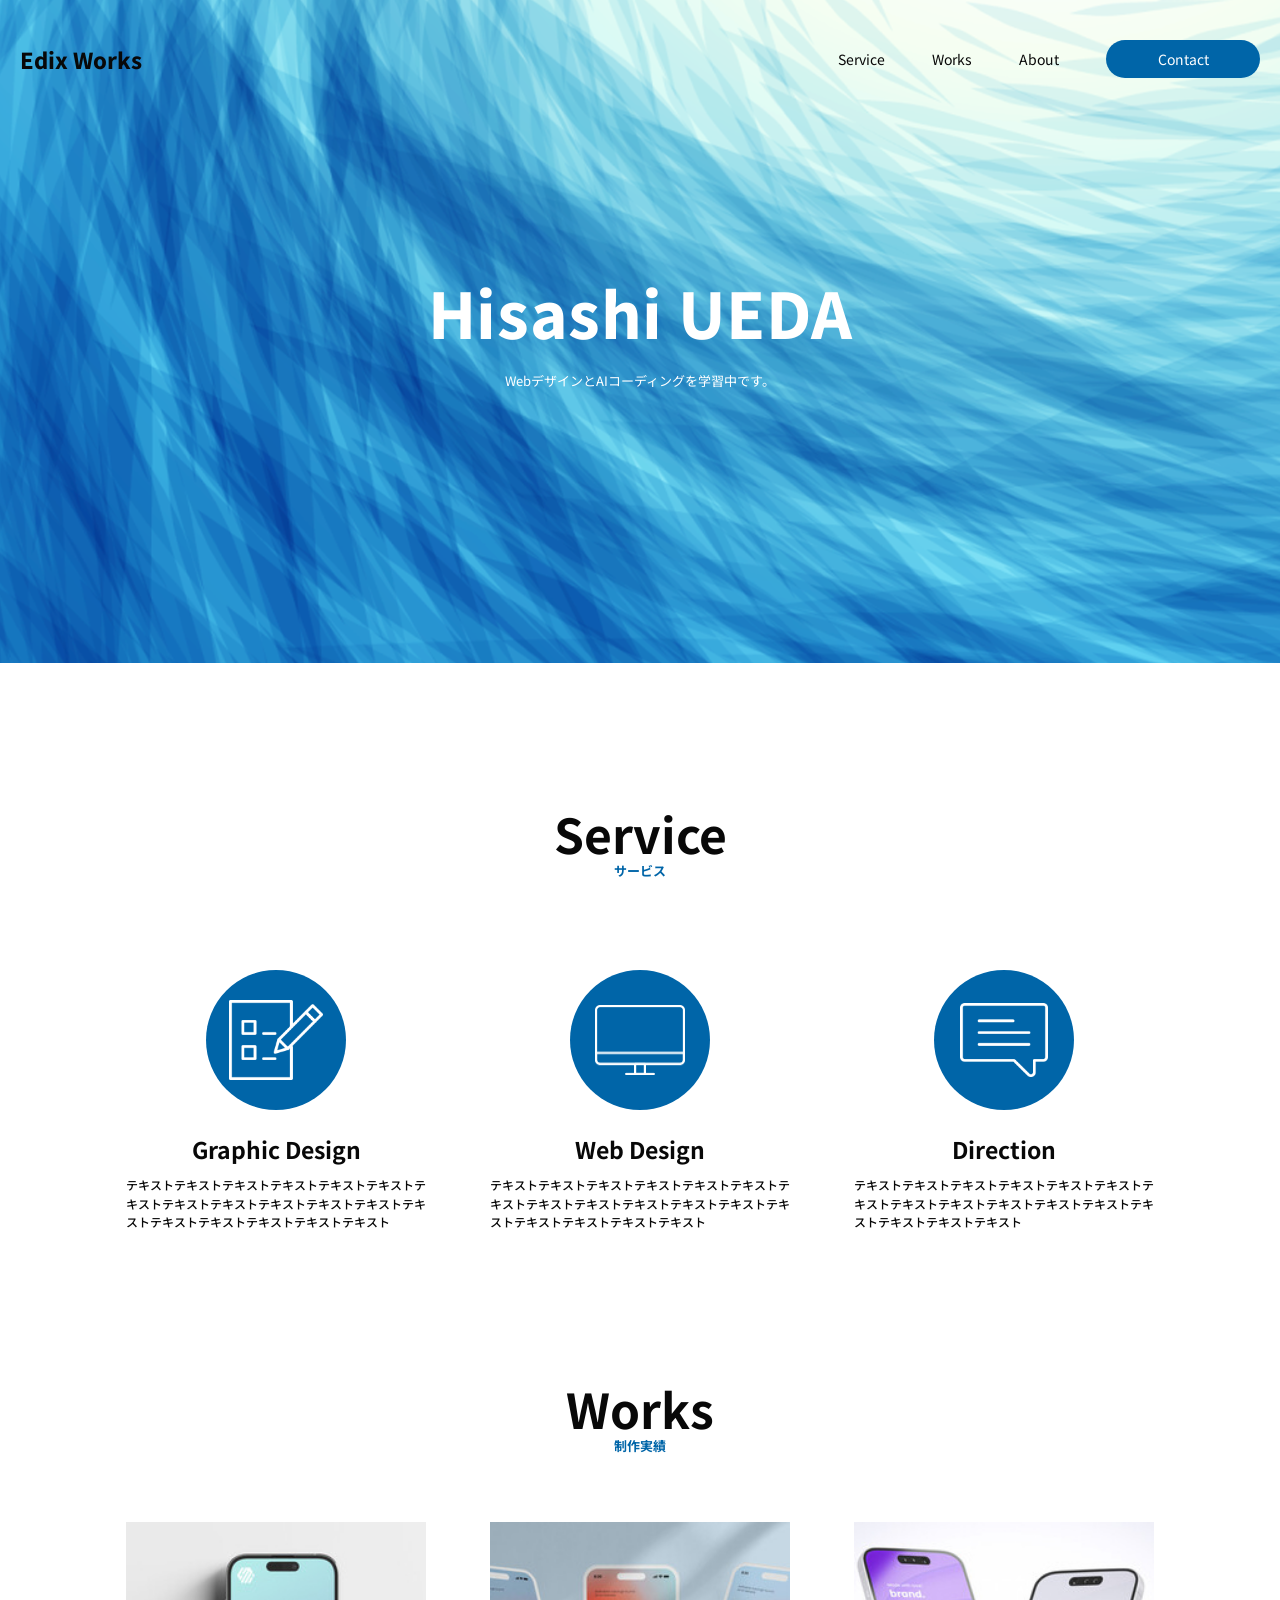
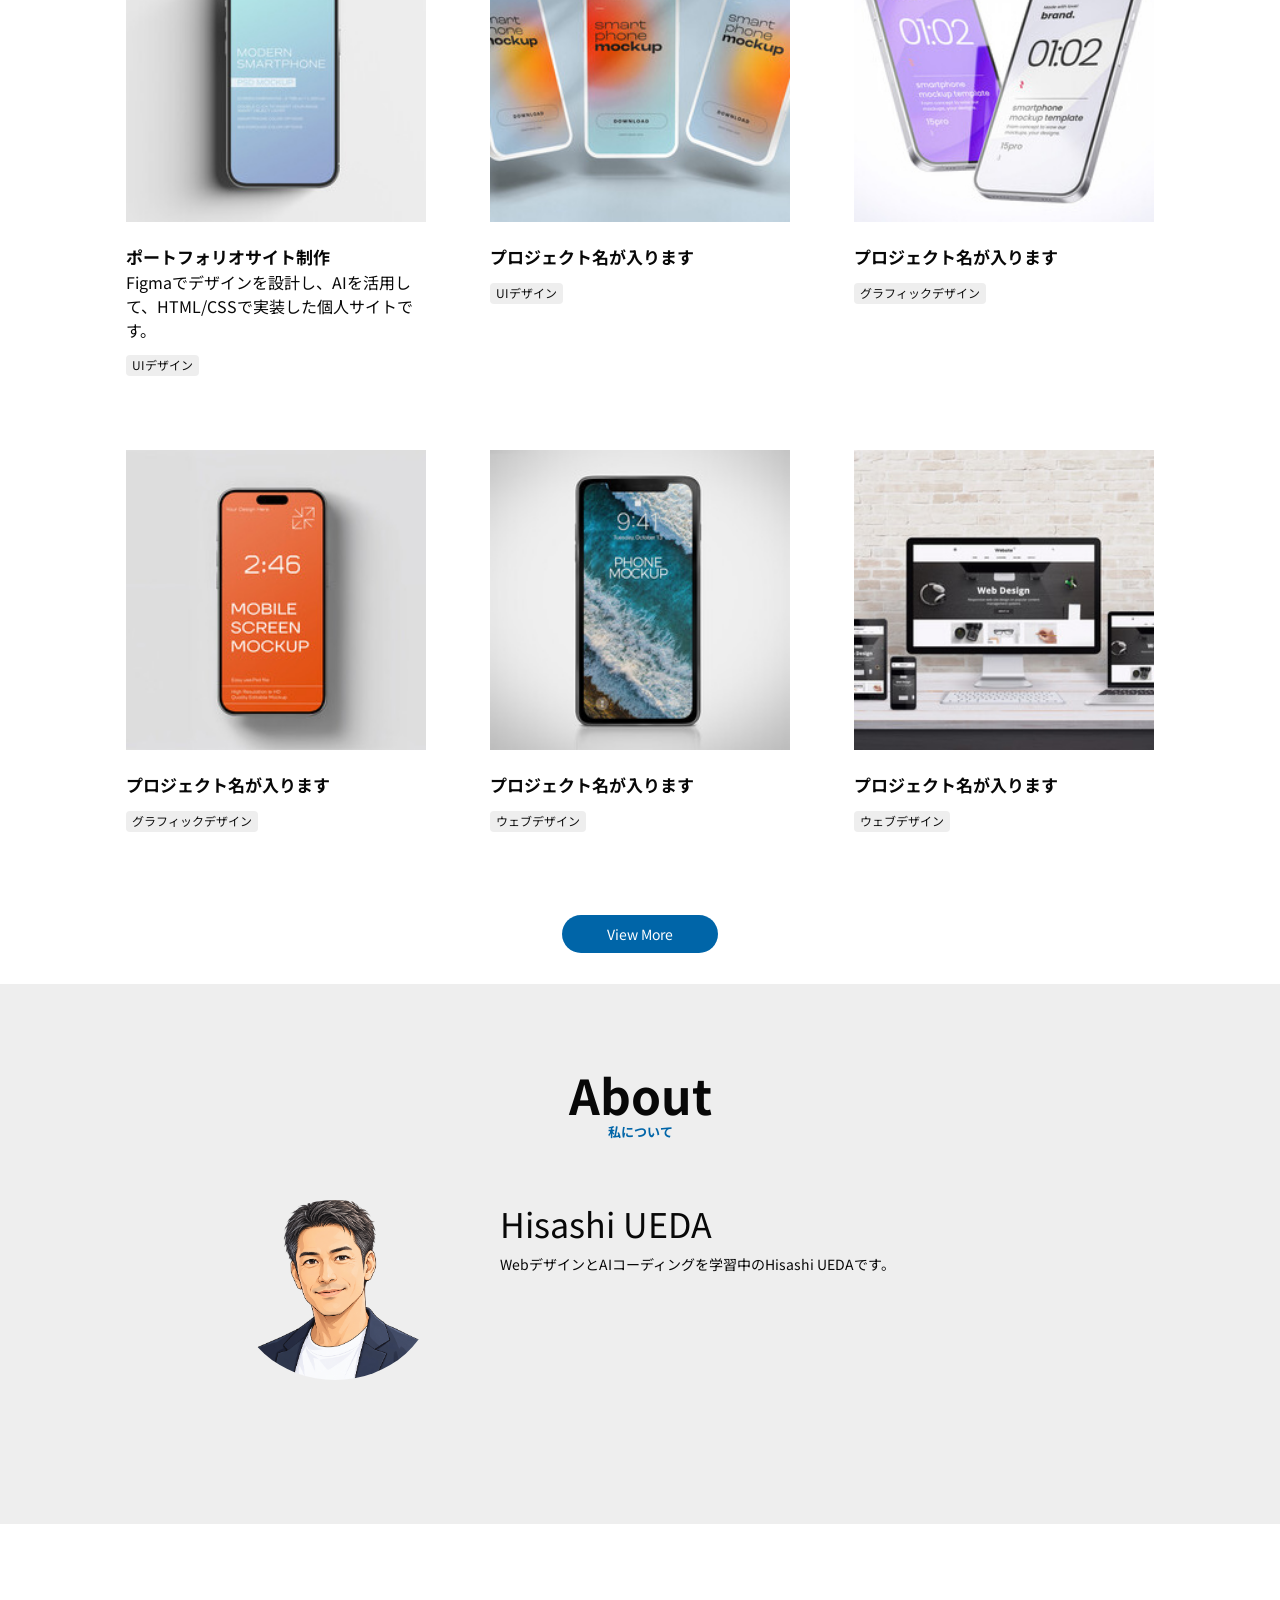
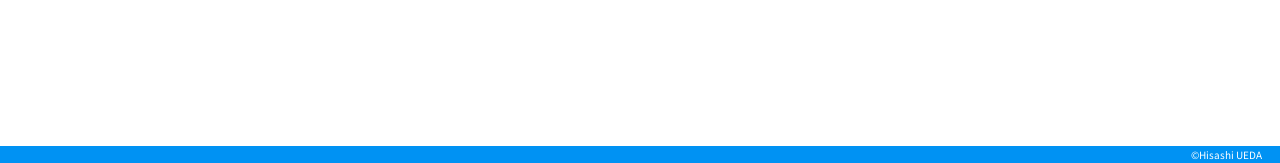
<file: edix-works-site/index.html>
<!DOCTYPE html>
<html lang="ja">
<head>
  <meta charset="UTF-8">
  <meta name="viewport" content="width=device-width, initial-scale=1.0">
  <meta name="description" content="Edix Works（エディックスワークス）のポートフォリオサイト。グラフィックデザイン、Webデザイン、ディレクションを手がけています。">
  <title>Edix Works | Graphic Design &amp; Web Design</title>
  <link rel="preconnect" href="https://fonts.googleapis.com">
  <link rel="preconnect" href="https://fonts.gstatic.com" crossorigin>
  <link href="https://fonts.googleapis.com/css2?family=Noto+Sans+JP:wght@400;500;600;700;800&display=swap" rel="stylesheet">
  <link rel="stylesheet" href="./css/style.css">
  <script src="./js/main.js" defer></script>
</head>
<body>
  <header class="hero" id="top">
    <div class="site-header">
      <a class="logo" href="#top">Edix Works</a>
      <nav class="site-nav" aria-label="メインナビゲーション">
        <a href="#service">Service</a>
        <a href="#works">Works</a>
        <a href="#about">About</a>
        <a class="contact-link" href="#contact">Contact</a>
      </nav>
    </div>
    <div class="hero-content">
      <h1>Hisashi UEDA</h1>
      <p>WebデザインとAIコーディングを学習中です。</p>
    </div>
  </header>

  <main>
    <section class="service-section" id="service" aria-labelledby="service-heading">
      <div class="section-heading">
        <h2 id="service-heading">Service</h2>
        <p>サービス</p>
      </div>
      <div class="service-list">
        <article class="service-item">
          <div class="service-icon"><img src="./assets/icon2.png" alt="" /></div>
          <h3>Graphic Design</h3>
          <p>テキストテキストテキストテキストテキストテキストテキストテキストテキストテキストテキストテキストテキストテキストテキストテキストテキストテキスト</p>
        </article>
        <article class="service-item">
          <div class="service-icon"><img src="./assets/icon1.png" alt="" /></div>
          <h3>Web Design</h3>
          <p>テキストテキストテキストテキストテキストテキストテキストテキストテキストテキストテキストテキストテキストテキストテキストテキストテキスト</p>
        </article>
        <article class="service-item">
          <div class="service-icon"><img src="./assets/icon3.png" alt="" /></div>
          <h3>Direction</h3>
          <p>テキストテキストテキストテキストテキストテキストテキストテキストテキストテキストテキストテキストテキストテキストテキストテキスト</p>
        </article>
      </div>
    </section>

    <section class="works-section" id="works" aria-labelledby="works-heading">
      <div class="section-heading">
        <h2 id="works-heading">Works</h2>
        <p>制作実績</p>
      </div>
      <div class="works-grid" id="works-carousel" tabindex="0" role="region" aria-label="制作実績一覧">
        <article class="work-item">
          <img src="./assets/work6.jpg" alt="ブルーのスマートフォンのUIデザインモックアップ" />
          <h3>ポートフォリオサイト制作</h3>
          <p>Figmaでデザインを設計し、AIを活用して、HTML/CSSで実装した個人サイトです。</p>
          <span class="work-category">UIデザイン</span>
        </article>
        <article class="work-item">
          <img src="./assets/work1.jpg" alt="3台のスマートフォンのUIデザインモックアップ" />
          <h3>プロジェクト名が入ります</h3>
          <span class="work-category">UIデザイン</span>
        </article>
        <article class="work-item">
          <img src="./assets/work4.jpg" alt="紫と白のスマートフォンのグラフィックデザインモックアップ" />
          <h3>プロジェクト名が入ります</h3>
          <span class="work-category">グラフィックデザイン</span>
        </article>
        <article class="work-item">
          <img src="./assets/work3.jpg" alt="オレンジのスマートフォンのグラフィックデザインモックアップ" />
          <h3>プロジェクト名が入ります</h3>
          <span class="work-category">グラフィックデザイン</span>
        </article>
        <article class="work-item">
          <img src="./assets/work5.jpg" alt="海の壁紙を使ったスマートフォンのWebデザインモックアップ" />
          <h3>プロジェクト名が入ります</h3>
          <span class="work-category">ウェブデザイン</span>
        </article>
        <article class="work-item">
          <img src="./assets/work2.jpg" alt="デスクトップ・タブレット・スマートフォンのWebデザインモックアップ" />
          <h3>プロジェクト名が入ります</h3>
          <span class="work-category">ウェブデザイン</span>
        </article>
      </div>
      <div class="works-dots" role="group" aria-label="制作実績の表示位置" hidden></div>
      <span class="view-more">View More</span>
    </section>

    <section class="about-section" id="about" aria-labelledby="about-heading">
      <div class="section-heading">
        <h2 id="about-heading">About</h2>
        <p>私について</p>
      </div>
      <div class="about-content">
        <img class="about-photo" src="./assets/my-photo.png" alt="Hisashi UEDA のプロフィール写真" />
        <div class="about-copy">
          <h3>Hisashi UEDA</h3>
          <p>WebデザインとAIコーディングを学習中のHisashi UEDAです。</p>
        </div>
      </div>
    </section>
    <section class="contact-section" id="contact" aria-label="Contact"></section>
  </main>
  <footer class="site-footer"><small>©︎Hisashi UEDA</small></footer>
</body>
</html>
</file>
<file: edix-works-site/css/style.css>
/* Edix Works - desktop recreation of the supplied Figma design */
:root {
  --blue: #0065a8;
  --light-gray: #eeeeee;
  --text: #080808;
}

* { box-sizing: border-box; }
html { scroll-behavior: smooth; }
body {
  margin: 0;
  background: #fff;
  color: var(--text);
  font-family: 'Noto Sans JP', 'Noto Sans CJK JP', sans-serif;
  -webkit-font-smoothing: antialiased;
}
a { color: inherit; text-decoration: none; }
img { display: block; }
h1, h2, h3, p { margin: 0; }

.hero {
  height: 663px;
  position: relative;
  background: url('../assets/Figma_top.png') center center / cover no-repeat;
}
.site-header {
  display: flex;
  align-items: center;
  justify-content: space-between;
  width: 100%;
  padding: 40px 20px 0;
}
.logo {
  font-size: 22px;
  font-weight: 800;
  line-height: 38px;
}
.site-nav {
  display: flex;
  align-items: center;
  gap: 47px;
  font-size: 14px;
  font-weight: 400;
}
.site-nav > a:not(.contact-link) { line-height: 36px; }
.site-nav a:hover { opacity: .8; }
.contact-link {
  width: 154px;
  height: 38px;
  display: flex;
  align-items: center;
  justify-content: center;
  background: var(--blue);
  color: #fff;
  border-radius: 30px;
}
.hero-content {
  position: absolute;
  top: 273px;
  left: 0;
  width: 100%;
  text-align: center;
  color: #fff;
}
.hero-content h1 {
  font-size: 63px;
  font-weight: 800;
  letter-spacing: .01em;
  line-height: 1.25;
}
.hero-content p {
  margin-top: 18px;
  font-size: 13px;
  line-height: 1.7;
}

.section-heading { text-align: center; }

/* JavaScript が有効な場合だけ、画面に入るまでセクションを待機させる */
.scroll-reveal {
  opacity: 0;
  transform: translateY(32px);
  transition: opacity 0.8s ease-out, transform 0.8s ease-out;
}
.scroll-reveal.is-visible {
  opacity: 1;
  transform: translateY(0);
}

@media (prefers-reduced-motion: reduce) {
  html { scroll-behavior: auto; }
  .scroll-reveal {
    opacity: 1;
    transform: none;
    transition: none;
  }
}

.section-heading h2 {
  font-weight: 700;
  font-size: 48px;
  line-height: 1.15;
}
.section-heading p {
  font-size: 13px;
  line-height: 1.6;
  font-weight: 700;
  color: var(--blue);
}
.service-section {
  height: 653px;
  padding-top: 143px;
}
.service-list {
  display: grid;
  grid-template-columns: repeat(3, 300px);
  column-gap: 64px;
  width: 1028px;
  margin: 88px auto 0;
}
.service-item { text-align: center; }
.service-icon {
  width: 140px;
  height: 140px;
  margin: 0 auto;
  display: flex;
  justify-content: center;
  align-items: center;
  border-radius: 50%;
  background: var(--blue);
}
.service-icon img { width: 90px; height: 90px; object-fit: contain; }
.service-icon img[src$='icon2.png'] { width: 94px; height: 94px; }
.service-icon img[src$='icon3.png'] { width: 88px; height: 88px; }
.service-item h3 {
  font-size: 23px;
  line-height: 1.4;
  font-weight: 700;
  margin-top: 23px;
}
.service-item > p {
  margin-top: 11px;
  font-size: 12px;
  font-weight: 500;
  line-height: 1.55;
  text-align: left;
  overflow-wrap: anywhere;
}

.works-section {
  height: 1268px;
  padding-top: 65px;
}
.works-grid {
  width: 1028px;
  margin: 65px auto 0;
  display: grid;
  grid-template-columns: repeat(3, 300px);
  column-gap: 64px;
  row-gap: 74px;
}
.work-item > img {
  width: 300px;
  height: 300px;
  object-fit: cover;
}
.work-item h3 {
  margin-top: 21px;
  font-size: 17px;
  font-weight: 700;
  line-height: 1.6;
}
.work-category {
  display: table;
  margin-top: 13px;
  padding: 2px 6px;
  background: #eeeeee;
  border-radius: 4px;
  color: #111;
  font-size: 12px;
  font-weight: 400;
  line-height: 1.4;
}
.view-more {
  display: flex;
  align-items: center;
  justify-content: center;
  width: 156px;
  height: 38px;
  border-radius: 24px;
  margin: 83px auto 0;
  background: var(--blue);
  color: #fff;
  font-size: 14px;
}

.about-section {
  height: 540px;
  background: var(--light-gray);
  padding-top: 83px;
}
.about-content {
  width: 810px;
  margin: 57px auto 0;
  display: flex;
  align-items: flex-start;
  gap: 65px;
}
.about-photo {
  flex: 0 0 200px;
  width: 200px;
  height: 180px;
  border-radius: 50%;
  object-fit: cover;
  object-position: left center;
}
.about-copy { width: 500px; }
.about-copy h3 {
  font-size: 34px;
  line-height: 1.4;
  font-weight: 400;
}
.about-copy p {
  margin-top: 7px;
  font-size: 14px;
  line-height: 1.4;
  font-weight: 400;
}
.contact-section { height: 222px; background: white; }
.site-footer {
  height: 17px;
  padding: 0 18px;
  background: #0092f3;
  color: white;
  display: flex;
  justify-content: flex-end;
  align-items: center;
}
.site-footer small { font-size: 10px; line-height: 1; }

.works-dots { display: none; }

/* タブレットでは横幅に合わせた3列グリッドにする。 */
@media (max-width: 1099px) {
  .service-section,
  .works-section,
  .about-section {
    height: auto;
    padding: 80px 24px;
  }
  .service-list,
  .works-grid {
    width: 100%;
    max-width: 1028px;
    grid-template-columns: repeat(3, minmax(0, 1fr));
    gap: 48px 24px;
    margin-top: 56px;
  }
  .service-item,
  .work-item { min-width: 0; }
  .service-item h3 { font-size: 20px; }
  .service-item > p { font-size: 14px; line-height: 1.8; }
  .work-item > img { width: 100%; height: auto; aspect-ratio: 1; }
  .work-item > p { font-size: 14px; line-height: 1.8; }
  .about-content { width: 100%; max-width: 810px; gap: 40px; }
  .about-copy { width: auto; flex: 1; min-width: 0; }
  .about-copy p { line-height: 1.8; }
}

/* スマートフォンではWorksだけを横スワイプ表示に切り替える。 */
@media (max-width: 767px) {
  .hero { height: 540px; }
  .site-header { flex-direction: column; gap: 16px; padding: 24px 16px 0; }
  .site-nav { width: 100%; max-width: 400px; justify-content: space-between; gap: 8px; font-size: 13px; }
  .site-nav > a:not(.contact-link) {
    display: flex;
    align-items: center;
    min-height: 44px;
  }
  .contact-link { width: 90px; height: 44px; }
  .hero-content { top: 255px; padding: 0 20px; }
  .hero-content h1 { font-size: clamp(32px, 9vw, 52px); }
  .hero-content p { font-size: 14px; line-height: 1.8; }
  .section-heading h2 { font-size: 36px; }
  .section-heading p { margin-top: 6px; }
  .service-section,
  .works-section,
  .about-section { padding: 64px 20px; }
  .service-list { grid-template-columns: 1fr; max-width: 400px; gap: 48px; margin-top: 40px; }
  .service-item h3 { font-size: 22px; margin-top: 20px; }
  .works-section { padding-inline: 0; }
  .works-grid {
    display: flex;
    width: calc(100% - 40px);
    gap: 16px;
    margin-top: 40px;
    padding: 0 0 8px;
    overflow-x: auto;
    scroll-snap-type: x mandatory;
    scroll-padding-inline: 0;
    scrollbar-width: none;
  }
  .works-grid::-webkit-scrollbar { display: none; }
  .work-item {
    flex: 0 0 100%;
    scroll-snap-align: start;
    scroll-snap-stop: always;
    overflow-wrap: anywhere;
  }
  .work-item h3 { margin-top: 18px; }
  .work-item > p { margin-top: 8px; }
  .works-dots:not([hidden]) { display: flex; justify-content: center; flex-wrap: wrap; margin-top: 16px; }
  .works-dot {
    display: grid;
    place-items: center;
    width: 44px;
    height: 44px;
    border: 0;
    padding: 0;
    background: transparent;
    cursor: pointer;
  }
  .works-dot::before { content: ''; width: 8px; height: 8px; border-radius: 50%; background: #c8c8c8; }
  .works-dot[aria-current="true"]::before { background: var(--blue); transform: scale(1.25); }
  .works-grid:focus-visible,
  .works-dot:focus-visible { outline: 2px solid var(--blue); outline-offset: -2px; }
  .view-more { margin-top: 32px; min-height: 44px; }
  .about-content { flex-direction: column; align-items: center; gap: 28px; margin-top: 40px; }
  .about-photo { flex: none; }
  .about-copy { flex: none; width: 100%; max-width: 400px; }
  .about-copy h3 { font-size: 28px; text-align: center; }
  .about-copy p { margin-top: 14px; }
  .contact-section { height: 120px; }
  .site-footer { height: auto; min-height: 40px; padding: 12px 20px; }
  .site-footer small { font-size: 11px; }
}
</file>
